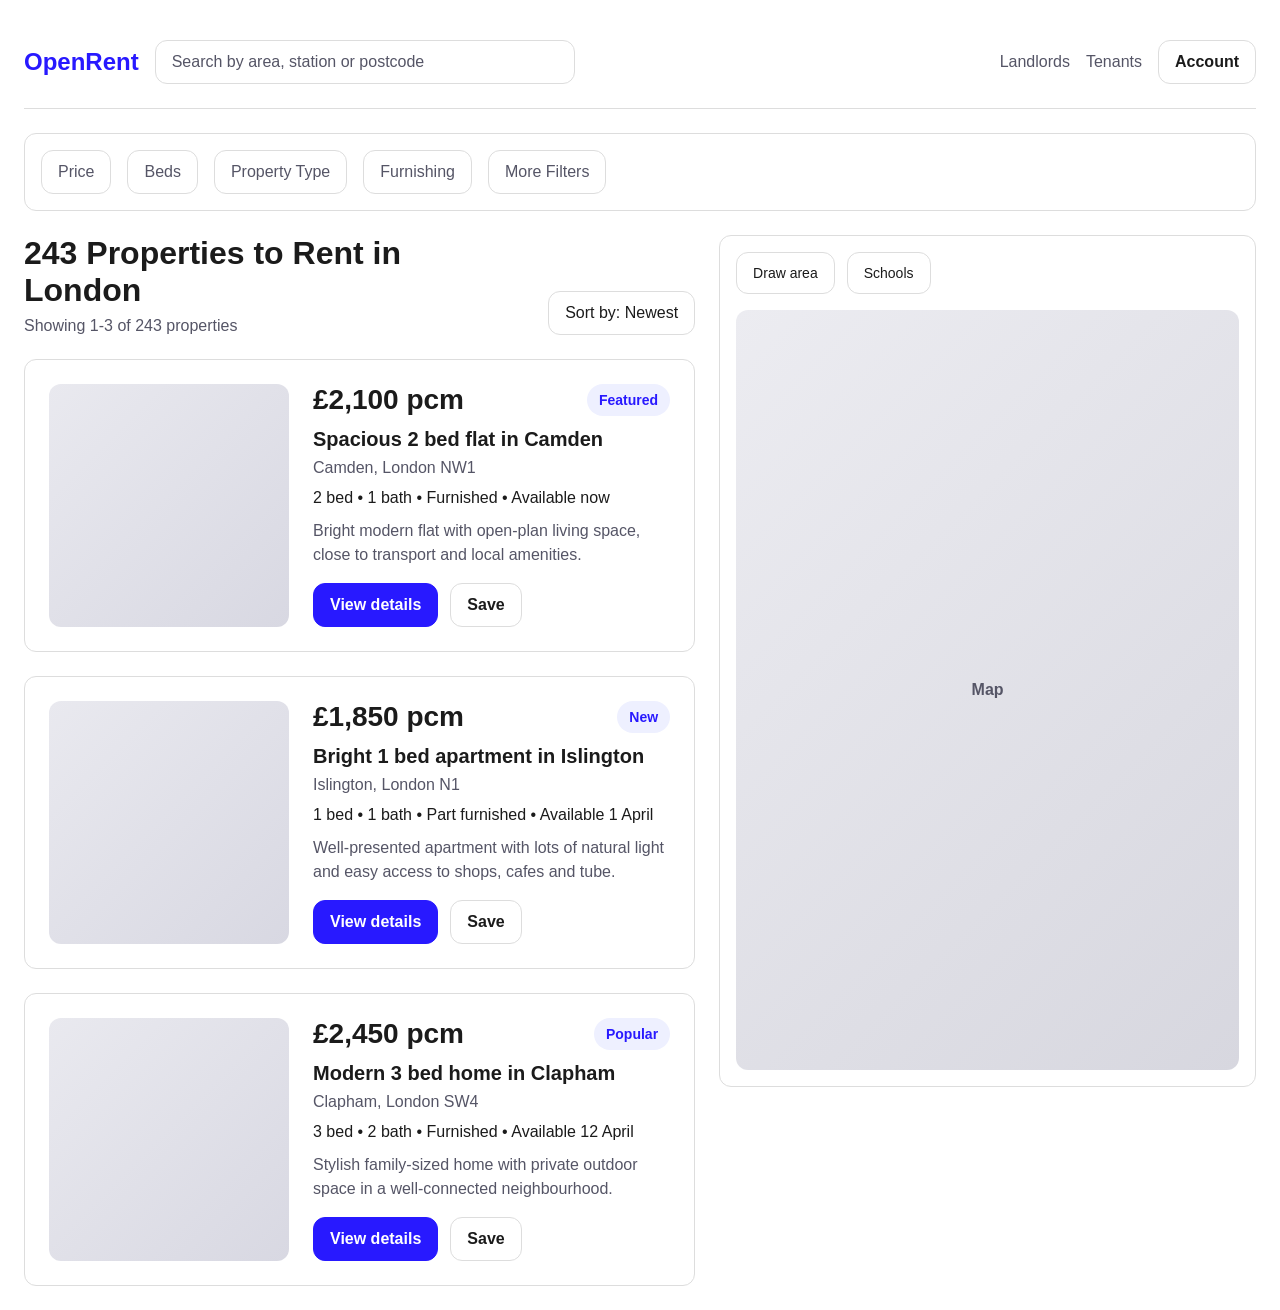
<file: index.html>
<!doctype html>
<html lang="en">
<head>
    <!-- Basic page setup -->
    <meta charset="UTF-8">

    <!-- Makes the layout scale properly on phones/tablets -->
    <meta name="viewport" content="width=device-width, initial-scale=1.0">

    <!-- Browser tab title -->
    <title>OpenRent Property Search</title>

    <!-- Connect this HTML file to the CSS file -->
    <link rel="stylesheet" href="styles.css">
</head>
<body>
    <!--
        .page = the main page wrapper

        ELI5:
        Think of this like the big outer frame in Figma that keeps
        the whole page centered and stops it getting too wide.

        Interview angle:
        "I'm starting with a page-level wrapper so the layout has a
        clear max width and stays controlled on larger screens."
    -->
    <div class="page">

        <!--
            HEADER / TOP NAV

            Figma:
            This is like the top frame containing:
            - logo
            - search
            - nav/actions

            HTML note:
            <header> is a built-in HTML tag for top page content.
            It still needs a class so we can style it.
        -->
        <header class="topbar">

            <!--
                Left side of the header.
                This is one cluster/group.

                Figma:
                Like one auto-layout group on the left.
            -->
            <div class="topbar-left">
                <!-- Brand/logo -->
                <div class="logo">OpenRent</div>

                <!--
                    Search input placeholder

                    Important:
                    This is not a real input yet.
                    It is just a styled box for layout practice.

                    Two classes:
                    - search = what this thing specifically is
                    - control = shared style pattern

                    Interview angle:
                    This shows component-specific class + reusable shared class.
                -->
                <div class="search control">Search by area, station or postcode</div>
            </div>

            <!--
                Right side of the header.
                Another cluster/group.

                Figma:
                Another auto-layout group on the right.
            -->
            <div class="topbar-right">
                <div class="nav-link">Landlords</div>
                <div class="nav-link">Tenants</div>

                <!-- Shared control styling reused again -->
                <div class="nav-action control">Account</div>
            </div>
        </header>

        <!--
            FILTER BAR

            Figma:
            This is the row of filters underneath the top nav.

            Notes:
            - surface = shared bordered panel style
            - each filter also uses control = shared bordered control style

            Interview angle:
            This is good design-system thinking because repeated UI patterns
            are reused instead of rewritten every time.
        -->
        <div class="filters-bar surface">
            <div class="filter control">Price</div>
            <div class="filter control">Beds</div>
            <div class="filter control">Property Type</div>
            <div class="filter control">Furnishing</div>
            <div class="filter control">More Filters</div>
        </div>

        <!--
            MAIN CONTENT AREA

            Figma:
            This is the big page split:
            - left = listings
            - right = map

            HTML:
            <main> is the main visible content of the page.

            CSS:
            This will be a grid because it is a bigger page-level split.
        -->
        <main class="layout">

            <!--
                LISTINGS COLUMN

                surface = shared panel/card look
            -->
            <div class="listings">

                <!--
                    RESULTS HEADER

                    Figma:
                    Top part of the listings area:
                    - title
                    - count
                    - sort control
                -->
                <div class="results-header">
                    <div>
                        <h1 class="results-title">243 Properties to Rent in London</h1>
                        <div class="results-count">Showing 1-3 of 243 properties</div>
                    </div>

                    <div class="sort control">Sort by: Newest</div>
                </div>

                <!--
                    PROPERTY CARD 1

                    Figma:
                    One repeated card component inside the list.

                    Structure:
                    - image
                    - info
                    - actions

                    Interview angle:
                    "This is a reusable card pattern."
                -->
                <div class="property-card surface">
                    <div class="property-image"></div>

                    <div class="property-info">
                        <div class="property-top">
                            <div class="property-price">£2,100 pcm</div>
                            <div class="property-tag">Featured</div>
                        </div>

                        <div class="property-title">Spacious 2 bed flat in Camden</div>
                        <div class="property-location">Camden, London NW1</div>
                        <div class="property-details">2 bed • 1 bath • Furnished • Available now</div>
                        <div class="property-description">
                            Bright modern flat with open-plan living space, close to transport and local amenities.
                        </div>

                        <!--
                            Card actions

                            Reuse:
                            - primary-button = stronger CTA style
                            - control = standard bordered control style
                        -->
                        <div class="property-actions">
                            <div class="property-button primary-button">View details</div>
                            <div class="property-button control">Save</div>
                        </div>
                    </div>
                </div>

                <!-- PROPERTY CARD 2 -->
                <div class="property-card surface">
                    <div class="property-image"></div>

                    <div class="property-info">
                        <div class="property-top">
                            <div class="property-price">£1,850 pcm</div>
                            <div class="property-tag">New</div>
                        </div>

                        <div class="property-title">Bright 1 bed apartment in Islington</div>
                        <div class="property-location">Islington, London N1</div>
                        <div class="property-details">1 bed • 1 bath • Part furnished • Available 1 April</div>
                        <div class="property-description">
                            Well-presented apartment with lots of natural light and easy access to shops, cafes and tube.
                        </div>

                        <div class="property-actions">
                            <div class="property-button primary-button">View details</div>
                            <div class="property-button control">Save</div>
                        </div>
                    </div>
                </div>

                <!-- PROPERTY CARD 3 -->
                <div class="property-card surface">
                    <div class="property-image"></div>

                    <div class="property-info">
                        <div class="property-top">
                            <div class="property-price">£2,450 pcm</div>
                            <div class="property-tag">Popular</div>
                        </div>

                        <div class="property-title">Modern 3 bed home in Clapham</div>
                        <div class="property-location">Clapham, London SW4</div>
                        <div class="property-details">3 bed • 2 bath • Furnished • Available 12 April</div>
                        <div class="property-description">
                            Stylish family-sized home with private outdoor space in a well-connected neighbourhood.
                        </div>

                        <div class="property-actions">
                            <div class="property-button primary-button">View details</div>
                            <div class="property-button control">Save</div>
                        </div>
                    </div>
                </div>
            </div>

            <!--
                MAP COLUMN

                Figma:
                Right panel with little toolbar on top and map underneath.

                HTML note:
                <aside> can be used for secondary/side content.
                It behaves similarly to a div for layout unless styled.
            -->
            <aside class="map-panel surface">
                <div class="map-toolbar">
                    <div class="map-chip control">Draw area</div>
                    <div class="map-chip control">Schools</div>
                </div>

                <!-- Just a visual placeholder for now -->
                <div class="map-placeholder">Map</div>
            </aside>
        </main>
    </div>
</body>
</html>
</file>
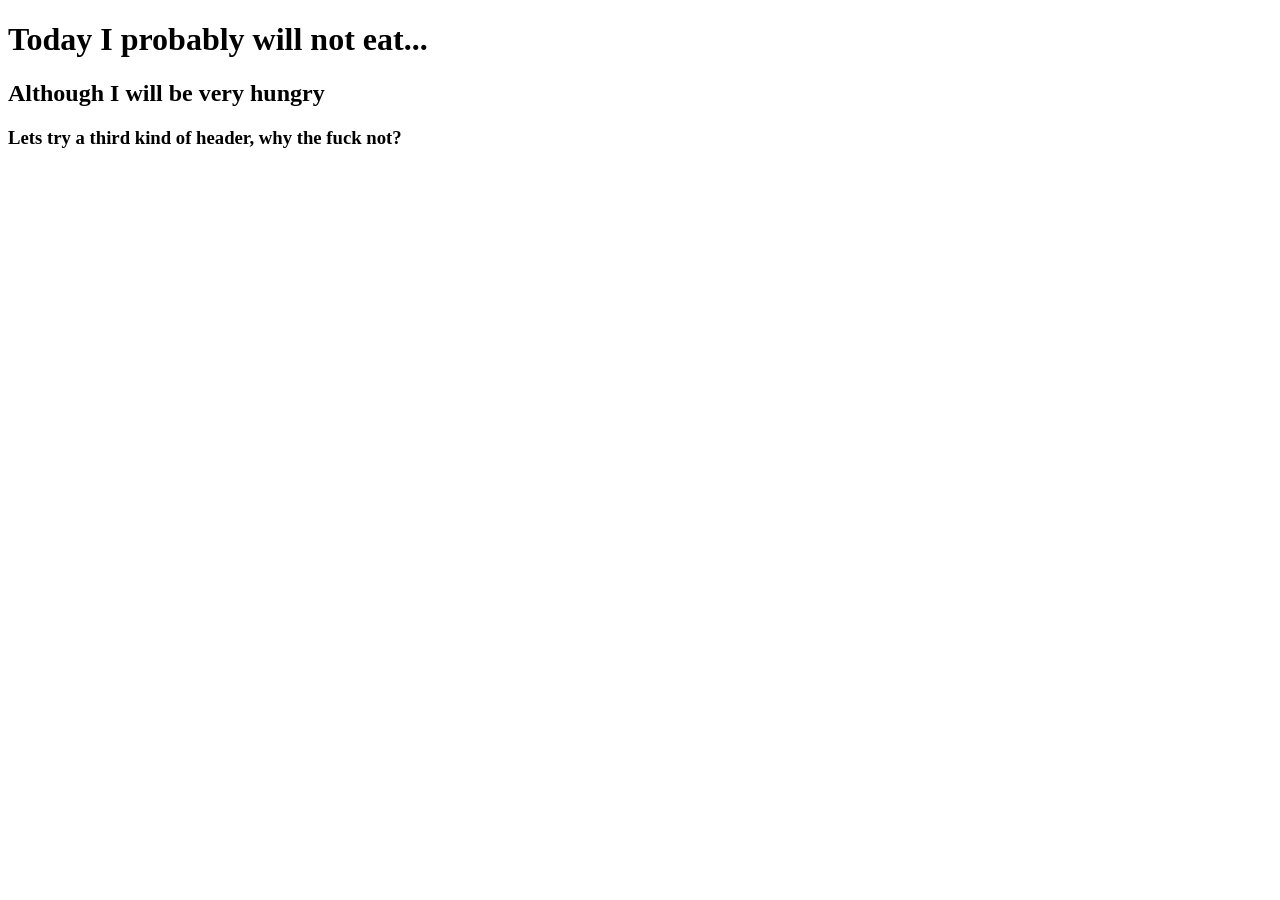
<file: site/index.html>
<!DOCTYPE html>
<html>
<head>
	<title>Have a big fuck off</title>
</head>
<body>
<h1>Today I probably will not eat... </h1>
<h2>Although I will be very hungry </h2>
<h3> Lets try a third kind of header, why the fuck not? </h3>
</body>
</html>
</file>
<file: styles.css>
/*
    :root = shared design values

    ELI5:
    This is like the "box of reusable settings" for the whole project.

    Figma relation:
    These are closest to tokens / variables / shared values.

    Interview angle:
    "I'm centralising shared values here so colours, spacing, radius,
    and typography are easier to reuse consistently."
*/
:root {
    /* Brand / colour tokens */
    --blue-400: #2819ff;
    --blue-500: #2012d9;

    /* Neutral colours */
    --neutral-0: #ffffff;
    --neutral-100: #f7f7f8;
    --neutral-200: #dddddd;
    --neutral-300: #c9c9cf;
    --neutral-700: #555566;
    --neutral-900: #1b1b1b;

    /* Radius tokens */
    --radius-1: 8px;
    --radius-2: 12px;
    --radius-3: 16px;

    /* Spacing tokens */
    --space-2: 8px;
    --space-3: 12px;
    --space-4: 16px;
    --space-5: 24px;
    --space-6: 32px;

    /* Typography token */
    --font-body: Arial, sans-serif;
}

/*
    Universal selector

    box-sizing: border-box means:
    width and height include padding and border.

    ELI5:
    Makes sizing easier and less annoying.
*/
* {
    box-sizing: border-box;
}

/*
    body = base page styling

    margin: 0 removes the browser's default outer spacing.
    padding: 24px adds space around the whole page.
*/
body {
    margin: 0;
    padding: 24px;
    background: var(--neutral-0);
    color: var(--neutral-900);
    font-family: var(--font-body);
}

/*
    .page = centered outer wrapper

    max-width stops the content stretching too wide.
    margin: 0 auto centers it horizontally.

    ELI5:
    Keep the page neat and centered.
*/
.page {
    max-width: 1440px;
    margin: 0 auto;
}

/*
    .topbar = the header row

    display: flex makes children sit in a row.
    justify-content: space-between puts left group on one side
    and right group on the other.
    align-items: center lines them up vertically.

    Interview line:
    "Using flex for a single horizontal row of header content."
*/
.topbar {
    display: flex;
    justify-content: space-between;
    align-items: center;
    gap: var(--space-5);
    padding: var(--space-4) 0 var(--space-5);
    border-bottom: 1px solid var(--neutral-200);
}

/*
    Left and right header groups

    Same flex rules, so grouped together to avoid repetition.
*/
.topbar-left,
.topbar-right {
    display: flex;
    align-items: center;
    gap: var(--space-4);
}

/*
    Logo styling

    Uses brand colour token.
*/
.logo {
    font-size: 24px;
    font-weight: 700;
    color: var(--blue-400);
}

/*
    Plain nav text links
*/
.nav-link {
    color: var(--neutral-700);
}

/*
    .control = shared reusable control style

    IMPORTANT:
    This is a shared pattern.
    We use it for:
    - search box
    - account button
    - filters
    - sort control
    - map chips
    - save button

    ELI5:
    If lots of things look like bordered pills/boxes, make one class.
*/
.control {
    padding: 12px 16px;
    border: 1px solid var(--neutral-200);
    border-radius: var(--radius-2);
    background: var(--neutral-0);
}

/*
    Search-specific rule

    .search already has .control styles from HTML,
    so only unique things go here.
*/
.search {
    min-width: 420px;
    color: var(--neutral-700);
}

/*
    Right account action
*/
.nav-action {
    font-weight: 700;
}

/*
    .surface = shared panel/card surface style

    Reused for:
    - filters bar
    - property cards
    - map panel

    ELI5:
    Another shared pattern, this time for bigger boxes.
*/
.surface {
    border: 1px solid var(--neutral-200);
    border-radius: var(--radius-2);
    background: var(--neutral-0);
}

/*
    Filters row

    flex again because it is just one row of controls.
*/
.filters-bar {
    display: flex;
    gap: var(--space-4);
    padding: var(--space-4);
    margin-top: var(--space-5);
}

.filter {
    color: var(--neutral-700);
}

/*
    Main page split

    Use grid because this is a larger layout split:
    left listings + right map.

    1.25fr 1fr means:
    - left is a bit wider
    - right is a bit narrower

    align-items: start stops the map stretching to match very tall listings.
*/
.layout {
    display: grid;
    grid-template-columns: 1.25fr 1fr;
    gap: var(--space-5);
    padding-top: var(--space-5);
    align-items: start;
}

/*
    Listings column

    min-width: 0 helps grid children shrink properly if needed.
*/
.listings {
    min-width: 0;
}

/*
    Top part of listings column

    Another row, so flex.
*/
.results-header {
    display: flex;
    justify-content: space-between;
    align-items: end;
    gap: var(--space-5);
    margin-bottom: var(--space-5);
}

.results-title {
    margin: 0 0 var(--space-2);
    font-size: 32px;
    font-weight: 700;
}

.results-count {
    color: var(--neutral-700);
}

.sort {
    white-space: nowrap;
}

/*
    Property card layout

    Grid used here because the card has 2 main areas:
    - image
    - info

    240px 1fr means:
    - left image column has set width
    - right info column fills remaining space
*/
.property-card {
    display: grid;
    grid-template-columns: 240px 1fr;
    gap: var(--space-5);
    padding: var(--space-5);
}

/*
    Only add space between cards after the first one

    .property-card + .property-card means:
    target a card only if it comes immediately after another card.
*/
.property-card + .property-card {
    margin-top: var(--space-5);
}

/*
    Fake image area
*/
.property-image {
    min-height: 190px;
    border-radius: var(--radius-2);
    background: linear-gradient(135deg, #e9e9ef, #d8d8e2);
}

/*
    Right side card content

    min-width: 0 helps long text behave better in grid/flex layouts.
*/
.property-info {
    min-width: 0;
}

/*
    Price + tag row
*/
.property-top {
    display: flex;
    justify-content: space-between;
    align-items: center;
    gap: var(--space-4);
}

.property-price {
    font-size: 28px;
    font-weight: 700;
}

/*
    Small tag pill
*/
.property-tag {
    padding: 8px 12px;
    border-radius: 999px;
    background: #eef0ff;
    color: var(--blue-400);
    font-size: 14px;
    font-weight: 700;
}

.property-title {
    margin-top: var(--space-3);
    font-size: 20px;
    font-weight: 700;
}

.property-location {
    margin-top: var(--space-2);
    color: var(--neutral-700);
}

.property-details {
    margin-top: var(--space-3);
    color: var(--neutral-900);
}

.property-description {
    margin-top: var(--space-3);
    color: var(--neutral-700);
    line-height: 1.5;
}

/*
    Card action row
*/
.property-actions {
    display: flex;
    gap: var(--space-3);
    margin-top: var(--space-4);
}

/*
    Base button styling inside cards

    width: fit-content means:
    only be as wide as the content needs.

    ELI5:
    Don't stretch across the whole card.
*/
.property-button {
    width: fit-content;
    padding: 12px 16px;
    border-radius: var(--radius-2);
    font-weight: 700;
}

/*
    Strong CTA button
*/
.primary-button {
    background: var(--blue-400);
    color: var(--neutral-0);
    border: 1px solid var(--blue-400);
}

/*
    Map panel outer box
*/
.map-panel {
    padding: var(--space-4);
}

/*
    Tiny toolbar above the map
*/
.map-toolbar {
    display: flex;
    gap: var(--space-3);
    margin-bottom: var(--space-4);
}

.map-chip {
    font-size: 14px;
}

/*
    Fake map area

    display: flex + align-items + justify-content centers the word "Map"
    inside the placeholder.
*/
.map-placeholder {
    min-height: 760px;
    border-radius: var(--radius-2);
    background: linear-gradient(135deg, #ececf1, #d7d7df);
    display: flex;
    align-items: center;
    justify-content: center;
    color: var(--neutral-700);
    font-weight: 700;
}

/*
    Basic responsive rules

    max-width: 1100px means:
    when the screen gets smaller, stack more things vertically.

    You do NOT need to memorise every detail here first.
    Just know:
    "At smaller sizes I can stack rows/columns for responsiveness."
*/
@media (max-width: 1100px) {
    /*
        These become more vertical on smaller screens.
        This is a quick simplification for responsiveness.
    */
    .topbar,
    .results-header {
        flex-direction: column;
        align-items: stretch;
    }

    /*
        Main page grid becomes one column
    */
    .layout {
        grid-template-columns: 1fr;
    }

    .topbar-left,
    .topbar-right {
        flex-wrap: wrap;
    }

    .search {
        min-width: 0;
        width: 100%;
    }

    .filters-bar {
        flex-wrap: wrap;
    }

    /*
        Card image/text stack vertically on smaller screens
    */
    .property-card {
        grid-template-columns: 1fr;
    }

    .map-placeholder {
        min-height: 420px;
    }
}
</file>
